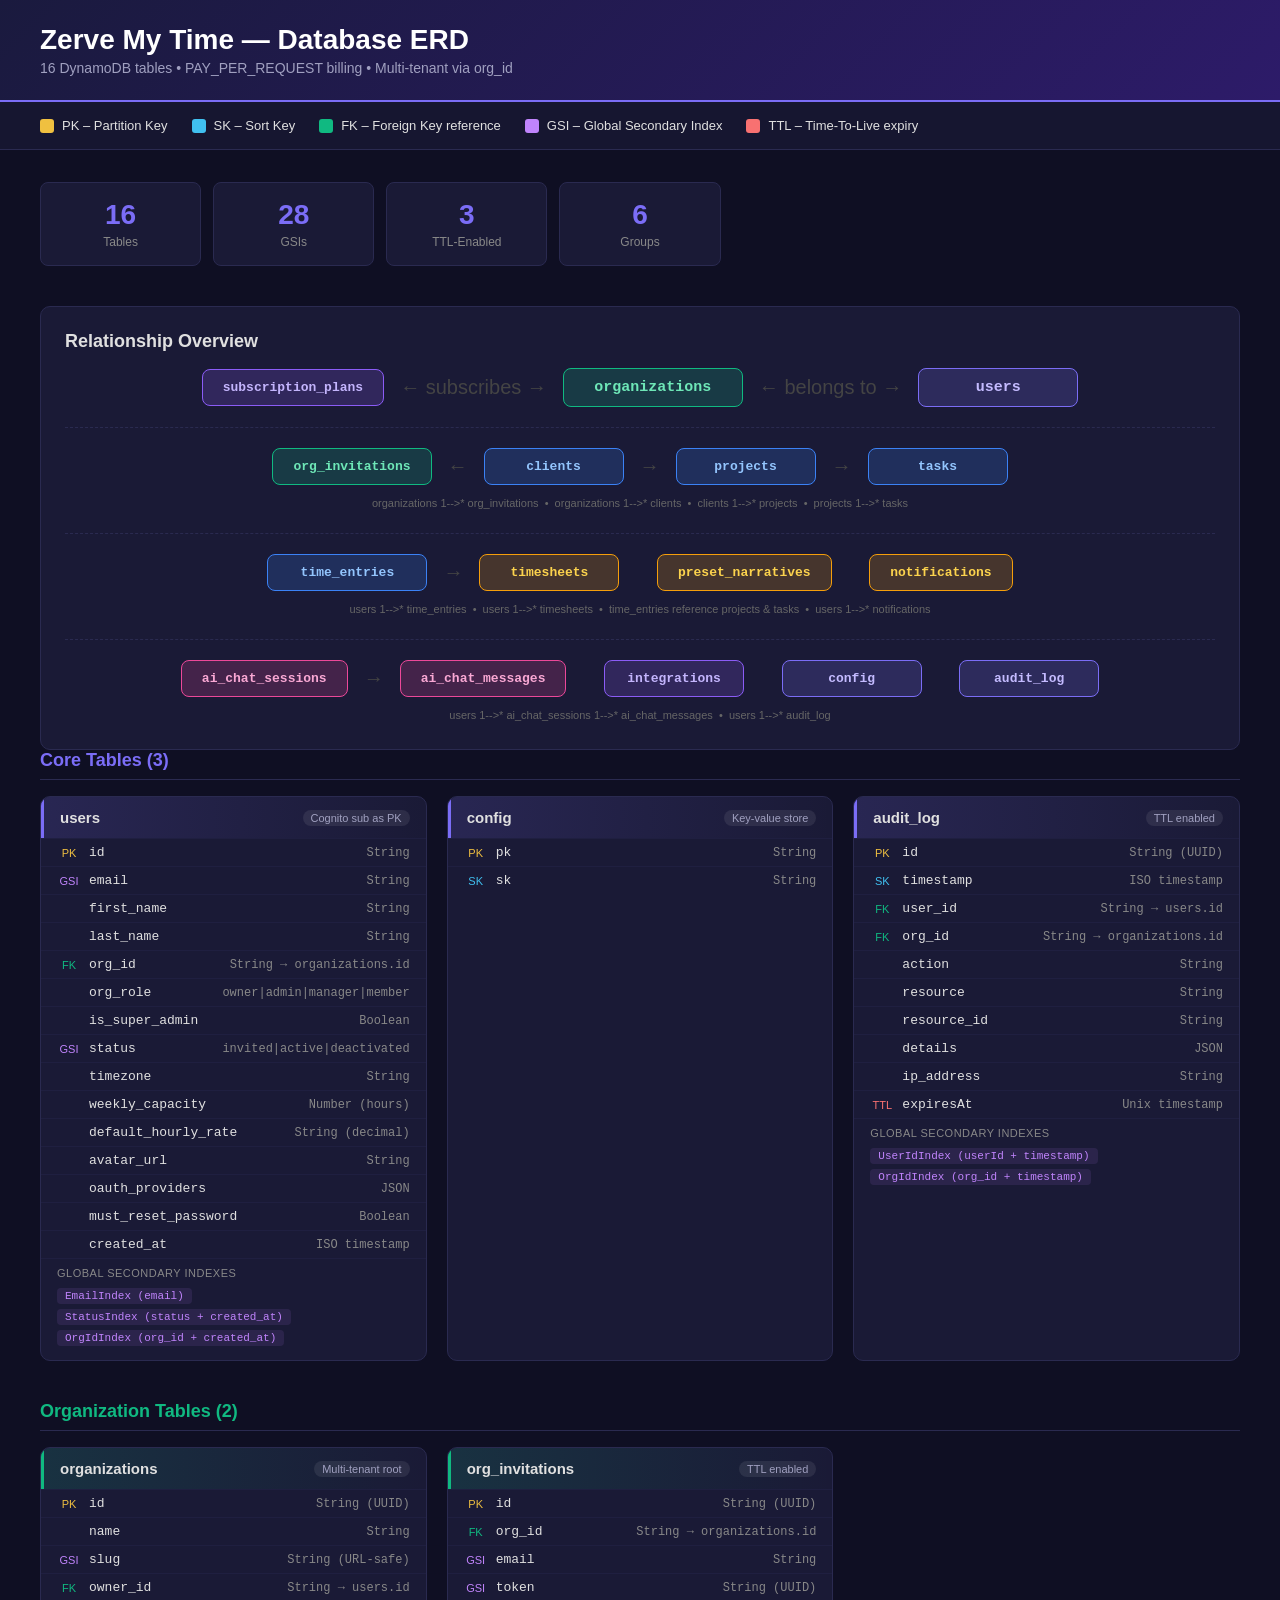
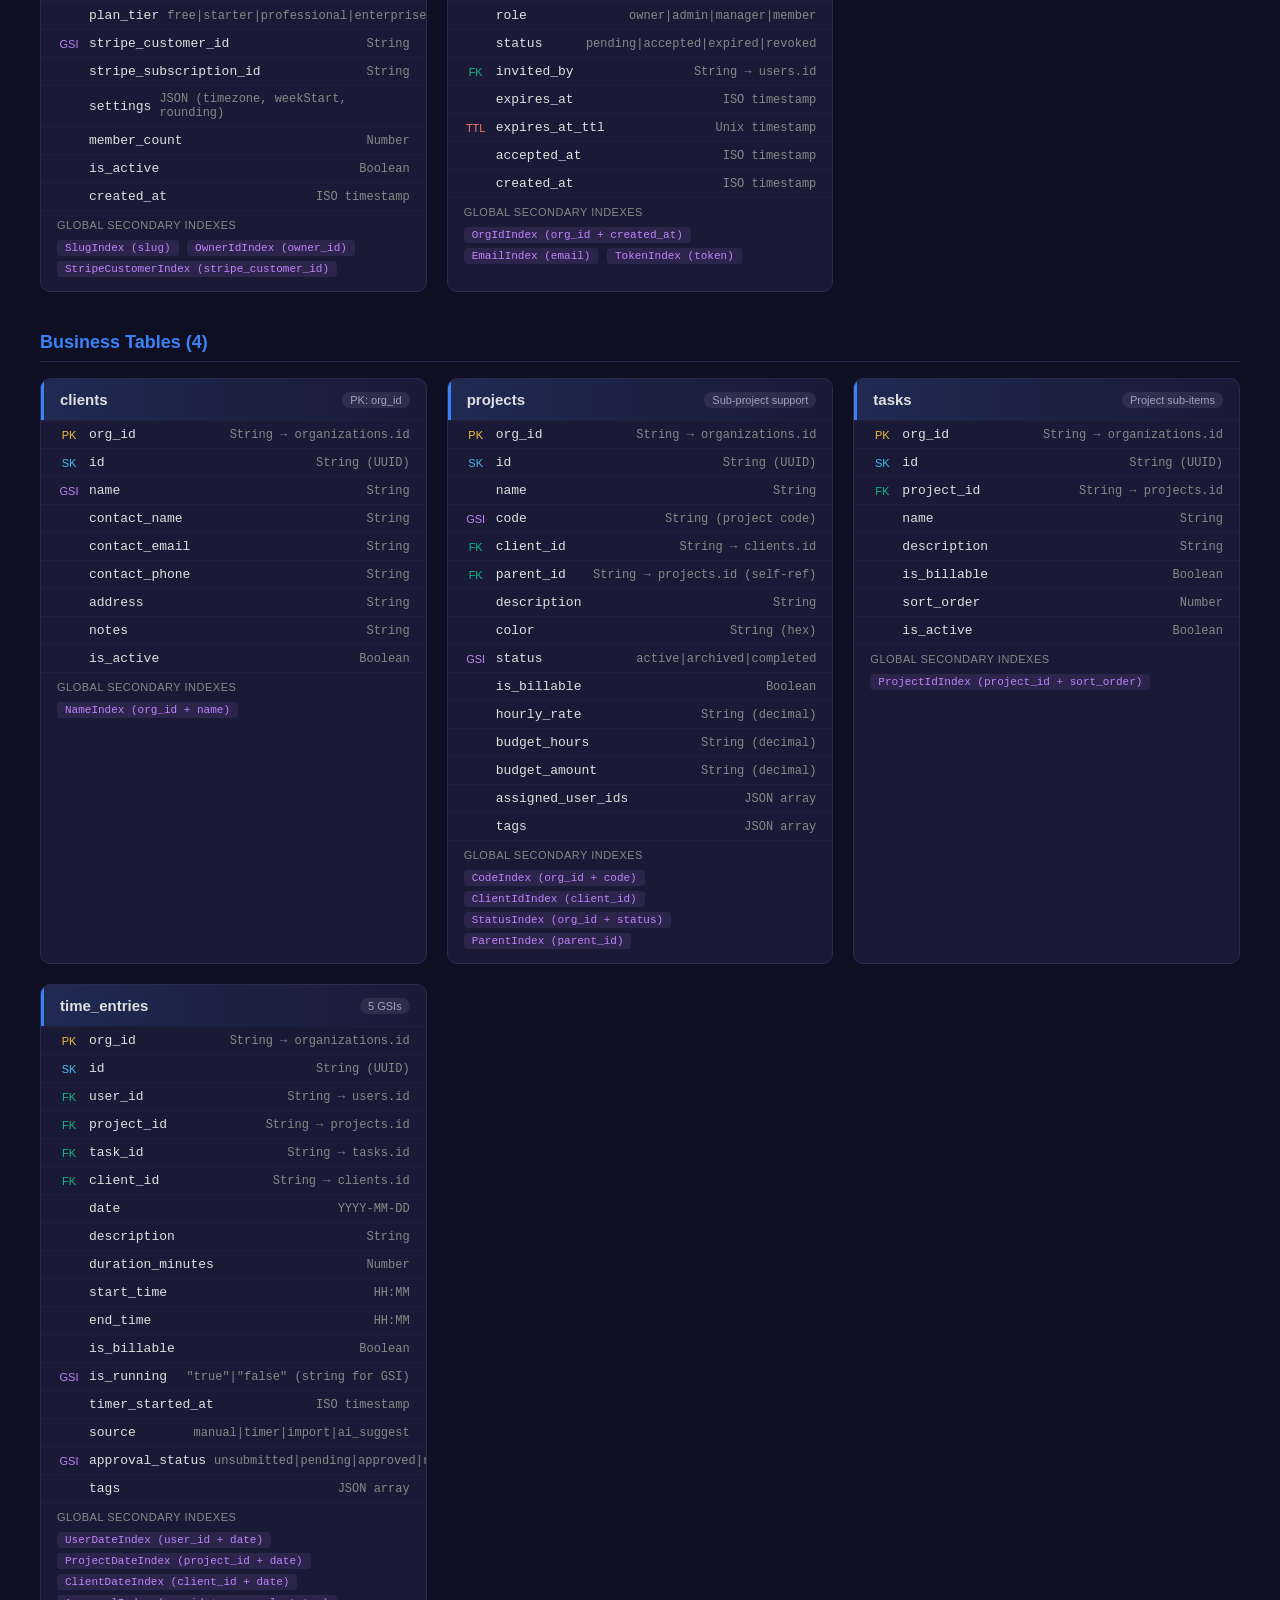
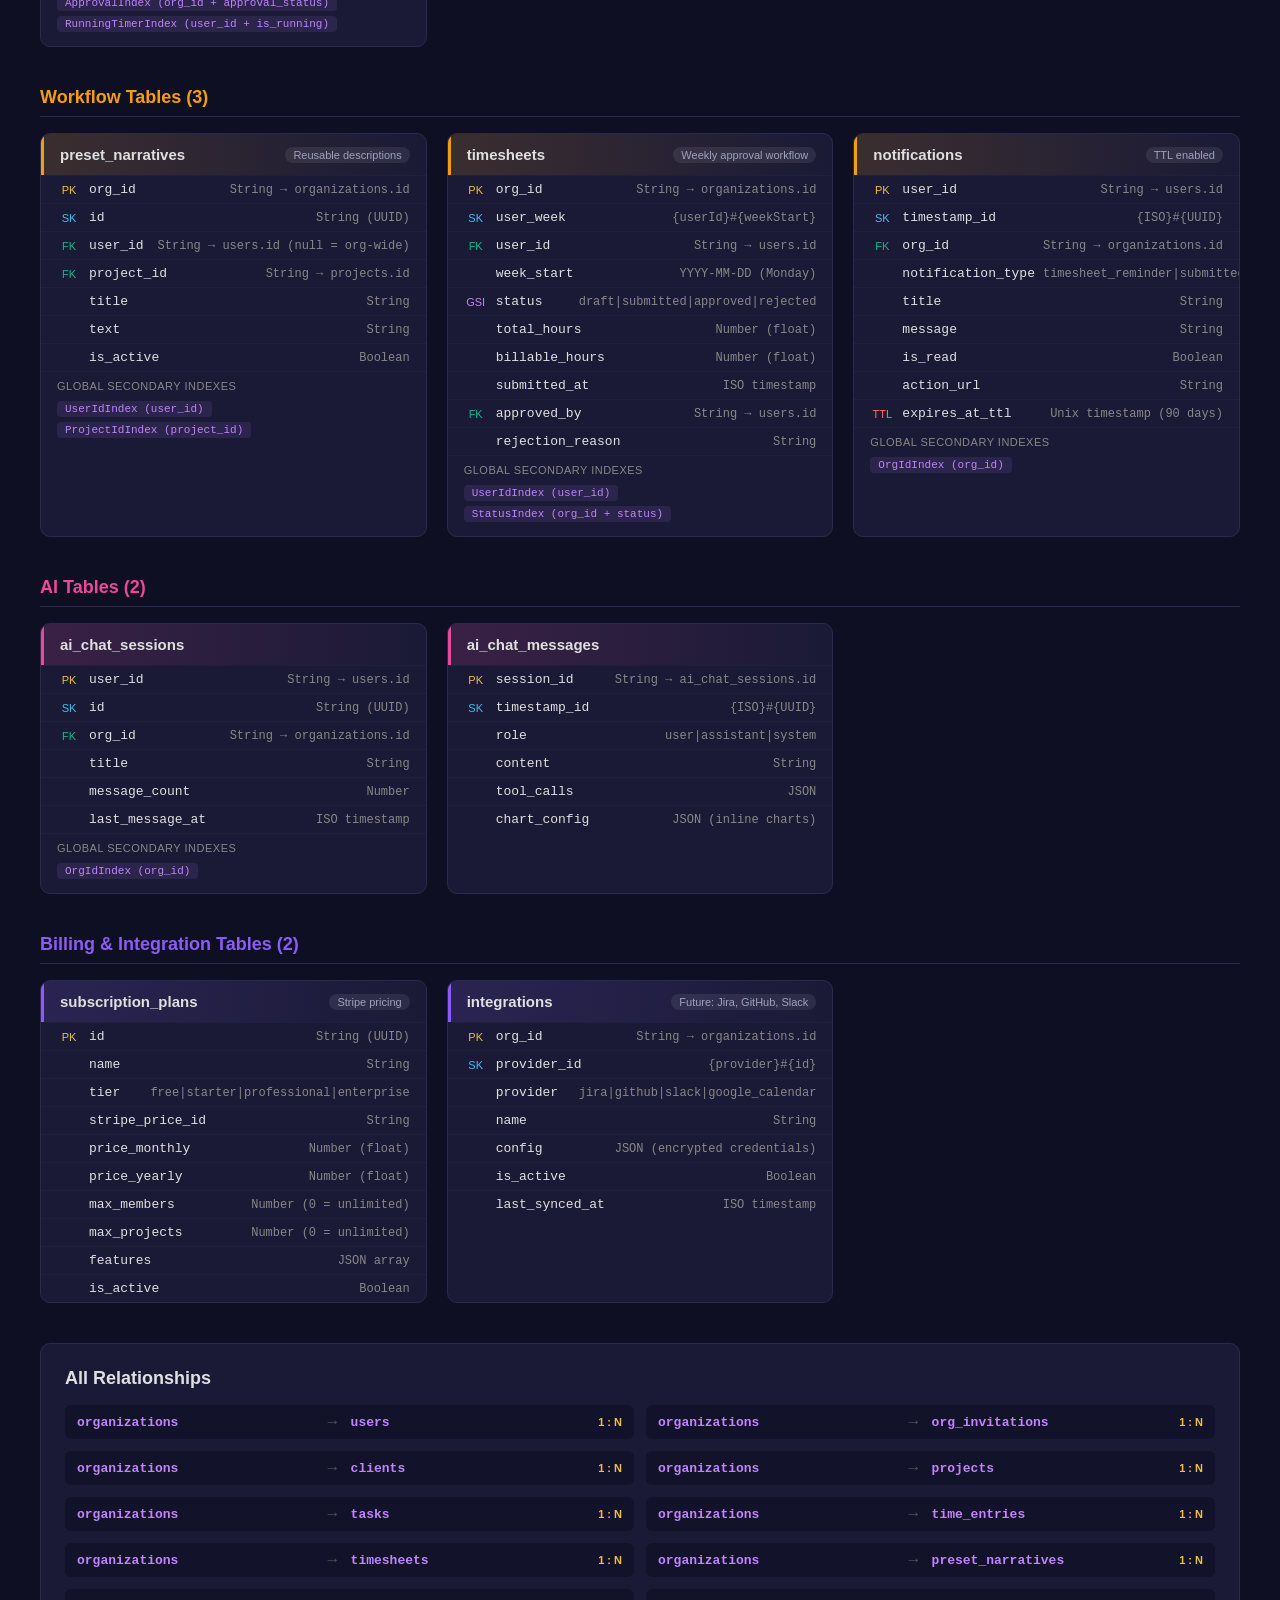
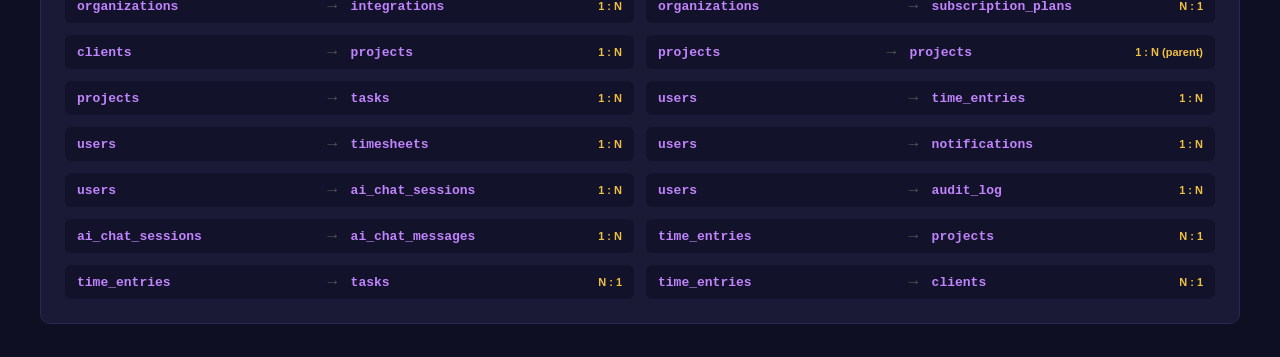
<file: docs/erd.html>
<!DOCTYPE html>
<html lang="en">
<head>
  <meta charset="UTF-8">
  <meta name="viewport" content="width=device-width, initial-scale=1.0">
  <title>Zerve My Time - Database ERD</title>
  <style>
    * { margin: 0; padding: 0; box-sizing: border-box; }
    body {
      font-family: -apple-system, BlinkMacSystemFont, 'Segoe UI', Roboto, sans-serif;
      background: #0f0f23;
      color: #e0e0e0;
      min-height: 100vh;
    }
    header {
      background: linear-gradient(135deg, #1a1a3e, #2d1b69);
      padding: 24px 40px;
      border-bottom: 2px solid #7b6df6;
    }
    header h1 { font-size: 28px; color: #fff; }
    header p { color: #a0a0c0; margin-top: 4px; font-size: 14px; }
    .legend {
      display: flex; gap: 24px; padding: 16px 40px; background: #161630;
      border-bottom: 1px solid #2a2a50; flex-wrap: wrap;
    }
    .legend-item { display: flex; align-items: center; gap: 8px; font-size: 13px; }
    .legend-dot {
      width: 14px; height: 14px; border-radius: 3px; display: inline-block;
    }
    .container { padding: 32px 40px; }

    /* Table groups */
    .group { margin-bottom: 40px; }
    .group-title {
      font-size: 18px; font-weight: 700; margin-bottom: 16px;
      padding-bottom: 8px; border-bottom: 1px solid #2a2a50;
    }
    .tables-grid {
      display: grid;
      grid-template-columns: repeat(auto-fill, minmax(340px, 1fr));
      gap: 20px;
    }

    /* Table card */
    .table-card {
      background: #1a1a36;
      border: 1px solid #2a2a50;
      border-radius: 10px;
      overflow: hidden;
      transition: border-color 0.2s;
    }
    .table-card:hover { border-color: #7b6df6; }
    .table-header {
      padding: 12px 16px;
      font-weight: 700;
      font-size: 15px;
      display: flex;
      align-items: center;
      justify-content: space-between;
    }
    .table-header .badge {
      font-size: 11px;
      padding: 2px 8px;
      border-radius: 10px;
      font-weight: 500;
      background: rgba(255,255,255,0.08);
      color: #a0a0c0;
    }
    .table-body { padding: 0; }
    .col-row {
      display: grid;
      grid-template-columns: 24px 1fr auto;
      align-items: center;
      gap: 8px;
      padding: 6px 16px;
      font-size: 13px;
      border-top: 1px solid #1f1f40;
    }
    .col-row:hover { background: rgba(123, 109, 246, 0.06); }
    .col-icon { text-align: center; font-size: 11px; }
    .col-name { font-family: 'SF Mono', 'Fira Code', monospace; }
    .col-type { color: #888; font-size: 12px; font-family: 'SF Mono', 'Fira Code', monospace; }
    .pk { color: #f0c040; }
    .sk { color: #40c0f0; }
    .fk { color: #10b981; }
    .gsi { color: #c084fc; }
    .ttl { color: #f87171; }
    .tag {
      font-size: 10px; padding: 1px 6px; border-radius: 4px;
      font-weight: 600; letter-spacing: 0.3px;
    }
    .tag-pk { background: rgba(240,192,64,0.15); color: #f0c040; }
    .tag-sk { background: rgba(64,192,240,0.15); color: #40c0f0; }
    .tag-fk { background: rgba(16,185,129,0.15); color: #10b981; }
    .tag-gsi { background: rgba(192,132,252,0.15); color: #c084fc; }
    .tag-ttl { background: rgba(248,113,113,0.15); color: #f87171; }
    .gsi-list {
      padding: 8px 16px 12px;
      border-top: 1px solid #1f1f40;
    }
    .gsi-list-title { font-size: 11px; color: #888; text-transform: uppercase; letter-spacing: 0.5px; margin-bottom: 6px; }
    .gsi-chip {
      display: inline-block; font-size: 11px; padding: 2px 8px; margin: 2px 4px 2px 0;
      border-radius: 4px; background: rgba(192,132,252,0.1); color: #c084fc;
      font-family: 'SF Mono', 'Fira Code', monospace;
    }

    /* Color coding by group */
    .group-core .table-header { background: linear-gradient(90deg, rgba(123,109,246,0.15), transparent); border-left: 3px solid #7b6df6; }
    .group-org .table-header { background: linear-gradient(90deg, rgba(16,185,129,0.15), transparent); border-left: 3px solid #10b981; }
    .group-biz .table-header { background: linear-gradient(90deg, rgba(59,130,246,0.15), transparent); border-left: 3px solid #3b82f6; }
    .group-workflow .table-header { background: linear-gradient(90deg, rgba(245,158,11,0.15), transparent); border-left: 3px solid #f59e0b; }
    .group-ai .table-header { background: linear-gradient(90deg, rgba(236,72,153,0.15), transparent); border-left: 3px solid #ec4899; }
    .group-billing .table-header { background: linear-gradient(90deg, rgba(139,92,246,0.15), transparent); border-left: 3px solid #8b5cf6; }

    /* Relationships section */
    .relationships {
      margin-top: 40px;
      background: #1a1a36;
      border: 1px solid #2a2a50;
      border-radius: 10px;
      padding: 24px;
    }
    .relationships h2 { font-size: 18px; margin-bottom: 16px; }
    .rel-grid {
      display: grid;
      grid-template-columns: repeat(auto-fill, minmax(420px, 1fr));
      gap: 12px;
    }
    .rel-item {
      display: grid;
      grid-template-columns: 1fr auto 1fr auto;
      align-items: center;
      gap: 10px;
      padding: 8px 12px;
      background: #12122a;
      border-radius: 6px;
      font-size: 13px;
    }
    .rel-table {
      font-family: 'SF Mono', 'Fira Code', monospace;
      font-weight: 600;
      color: #c084fc;
    }
    .rel-arrow { color: #555; font-size: 16px; }
    .rel-label { color: #888; font-size: 12px; font-style: italic; }
    .rel-card { color: #f0c040; font-size: 11px; font-weight: 600; }

    /* Visual diagram */
    .diagram-section {
      margin-top: 40px;
      background: #1a1a36;
      border: 1px solid #2a2a50;
      border-radius: 10px;
      padding: 24px;
      overflow-x: auto;
    }
    .diagram-section h2 { font-size: 18px; margin-bottom: 16px; }
    .visual-erd {
      display: flex;
      flex-direction: column;
      gap: 8px;
      min-width: 900px;
    }
    .erd-row {
      display: flex;
      align-items: center;
      justify-content: center;
      gap: 16px;
      position: relative;
    }
    .erd-node {
      padding: 10px 20px;
      border-radius: 8px;
      font-size: 13px;
      font-weight: 600;
      font-family: 'SF Mono', 'Fira Code', monospace;
      text-align: center;
      min-width: 140px;
      position: relative;
    }
    .erd-node.core { background: rgba(123,109,246,0.2); border: 1px solid #7b6df6; color: #c4bbff; }
    .erd-node.org { background: rgba(16,185,129,0.2); border: 1px solid #10b981; color: #6ee7b7; }
    .erd-node.biz { background: rgba(59,130,246,0.2); border: 1px solid #3b82f6; color: #93c5fd; }
    .erd-node.workflow { background: rgba(245,158,11,0.2); border: 1px solid #f59e0b; color: #fcd34d; }
    .erd-node.ai { background: rgba(236,72,153,0.2); border: 1px solid #ec4899; color: #f9a8d4; }
    .erd-node.billing { background: rgba(139,92,246,0.2); border: 1px solid #8b5cf6; color: #c4b5fd; }
    .erd-connector { color: #444; font-size: 20px; }
    .erd-label { font-size: 11px; color: #666; }
    .erd-sep { border-top: 1px dashed #2a2a50; margin: 12px 0; }

    /* Summary stats */
    .stats {
      display: grid;
      grid-template-columns: repeat(auto-fill, minmax(160px, 1fr));
      gap: 12px;
      margin-bottom: 32px;
    }
    .stat-card {
      background: #1a1a36;
      border: 1px solid #2a2a50;
      border-radius: 8px;
      padding: 16px;
      text-align: center;
    }
    .stat-num { font-size: 28px; font-weight: 700; color: #7b6df6; }
    .stat-label { font-size: 12px; color: #888; margin-top: 4px; }
  </style>
</head>
<body>
  <header>
    <h1>Zerve My Time &mdash; Database ERD</h1>
    <p>16 DynamoDB tables &bull; PAY_PER_REQUEST billing &bull; Multi-tenant via org_id</p>
  </header>

  <div class="legend">
    <div class="legend-item"><span class="legend-dot" style="background:#f0c040"></span> PK &ndash; Partition Key</div>
    <div class="legend-item"><span class="legend-dot" style="background:#40c0f0"></span> SK &ndash; Sort Key</div>
    <div class="legend-item"><span class="legend-dot" style="background:#10b981"></span> FK &ndash; Foreign Key reference</div>
    <div class="legend-item"><span class="legend-dot" style="background:#c084fc"></span> GSI &ndash; Global Secondary Index</div>
    <div class="legend-item"><span class="legend-dot" style="background:#f87171"></span> TTL &ndash; Time-To-Live expiry</div>
  </div>

  <div class="container">
    <!-- Stats -->
    <div class="stats">
      <div class="stat-card"><div class="stat-num">16</div><div class="stat-label">Tables</div></div>
      <div class="stat-card"><div class="stat-num">28</div><div class="stat-label">GSIs</div></div>
      <div class="stat-card"><div class="stat-num">3</div><div class="stat-label">TTL-Enabled</div></div>
      <div class="stat-card"><div class="stat-num">6</div><div class="stat-label">Groups</div></div>
    </div>

    <!-- Visual Relationship Diagram -->
    <div class="diagram-section">
      <h2>Relationship Overview</h2>
      <div class="visual-erd">
        <!-- Tier 1: Organization at center -->
        <div class="erd-row">
          <div class="erd-node billing">subscription_plans</div>
          <div class="erd-connector">&larr; subscribes &rarr;</div>
          <div class="erd-node org" style="min-width:180px; font-size:15px;">organizations</div>
          <div class="erd-connector">&larr; belongs to &rarr;</div>
          <div class="erd-node core" style="min-width:160px; font-size:15px;">users</div>
        </div>
        <div class="erd-sep"></div>

        <!-- Tier 2: Org sends invitations, manages clients/projects -->
        <div class="erd-row">
          <div class="erd-node org">org_invitations</div>
          <div class="erd-connector">&larr;</div>
          <div class="erd-node biz">clients</div>
          <div class="erd-connector">&rarr;</div>
          <div class="erd-node biz">projects</div>
          <div class="erd-connector">&rarr;</div>
          <div class="erd-node biz">tasks</div>
        </div>
        <div class="erd-label" style="text-align:center; padding:4px 0;">
          organizations 1--&gt;* org_invitations &nbsp;&bull;&nbsp;
          organizations 1--&gt;* clients &nbsp;&bull;&nbsp;
          clients 1--&gt;* projects &nbsp;&bull;&nbsp;
          projects 1--&gt;* tasks
        </div>
        <div class="erd-sep"></div>

        <!-- Tier 3: Time tracking + workflow -->
        <div class="erd-row">
          <div class="erd-node biz" style="min-width:160px;">time_entries</div>
          <div class="erd-connector">&rarr;</div>
          <div class="erd-node workflow">timesheets</div>
          <div class="erd-connector">&nbsp;</div>
          <div class="erd-node workflow">preset_narratives</div>
          <div class="erd-connector">&nbsp;</div>
          <div class="erd-node workflow">notifications</div>
        </div>
        <div class="erd-label" style="text-align:center; padding:4px 0;">
          users 1--&gt;* time_entries &nbsp;&bull;&nbsp;
          users 1--&gt;* timesheets &nbsp;&bull;&nbsp;
          time_entries reference projects &amp; tasks &nbsp;&bull;&nbsp;
          users 1--&gt;* notifications
        </div>
        <div class="erd-sep"></div>

        <!-- Tier 4: AI + system -->
        <div class="erd-row">
          <div class="erd-node ai">ai_chat_sessions</div>
          <div class="erd-connector">&rarr;</div>
          <div class="erd-node ai">ai_chat_messages</div>
          <div class="erd-connector">&nbsp;</div>
          <div class="erd-node billing">integrations</div>
          <div class="erd-connector">&nbsp;</div>
          <div class="erd-node core">config</div>
          <div class="erd-connector">&nbsp;</div>
          <div class="erd-node core">audit_log</div>
        </div>
        <div class="erd-label" style="text-align:center; padding:4px 0;">
          users 1--&gt;* ai_chat_sessions 1--&gt;* ai_chat_messages &nbsp;&bull;&nbsp;
          users 1--&gt;* audit_log
        </div>
      </div>
    </div>

    <!-- CORE TABLES -->
    <div class="group group-core">
      <h2 class="group-title" style="color:#7b6df6;">Core Tables (3)</h2>
      <div class="tables-grid">
        <!-- users -->
        <div class="table-card">
          <div class="table-header">users <span class="badge">Cognito sub as PK</span></div>
          <div class="table-body">
            <div class="col-row"><div class="col-icon pk">PK</div><div class="col-name">id</div><div class="col-type">String</div></div>
            <div class="col-row"><div class="col-icon gsi">GSI</div><div class="col-name">email</div><div class="col-type">String</div></div>
            <div class="col-row"><div class="col-icon"></div><div class="col-name">first_name</div><div class="col-type">String</div></div>
            <div class="col-row"><div class="col-icon"></div><div class="col-name">last_name</div><div class="col-type">String</div></div>
            <div class="col-row"><div class="col-icon fk">FK</div><div class="col-name">org_id</div><div class="col-type">String &rarr; organizations.id</div></div>
            <div class="col-row"><div class="col-icon"></div><div class="col-name">org_role</div><div class="col-type">owner|admin|manager|member</div></div>
            <div class="col-row"><div class="col-icon"></div><div class="col-name">is_super_admin</div><div class="col-type">Boolean</div></div>
            <div class="col-row"><div class="col-icon gsi">GSI</div><div class="col-name">status</div><div class="col-type">invited|active|deactivated</div></div>
            <div class="col-row"><div class="col-icon"></div><div class="col-name">timezone</div><div class="col-type">String</div></div>
            <div class="col-row"><div class="col-icon"></div><div class="col-name">weekly_capacity</div><div class="col-type">Number (hours)</div></div>
            <div class="col-row"><div class="col-icon"></div><div class="col-name">default_hourly_rate</div><div class="col-type">String (decimal)</div></div>
            <div class="col-row"><div class="col-icon"></div><div class="col-name">avatar_url</div><div class="col-type">String</div></div>
            <div class="col-row"><div class="col-icon"></div><div class="col-name">oauth_providers</div><div class="col-type">JSON</div></div>
            <div class="col-row"><div class="col-icon"></div><div class="col-name">must_reset_password</div><div class="col-type">Boolean</div></div>
            <div class="col-row"><div class="col-icon"></div><div class="col-name">created_at</div><div class="col-type">ISO timestamp</div></div>
          </div>
          <div class="gsi-list">
            <div class="gsi-list-title">Global Secondary Indexes</div>
            <span class="gsi-chip">EmailIndex (email)</span>
            <span class="gsi-chip">StatusIndex (status + created_at)</span>
            <span class="gsi-chip">OrgIdIndex (org_id + created_at)</span>
          </div>
        </div>

        <!-- config -->
        <div class="table-card">
          <div class="table-header">config <span class="badge">Key-value store</span></div>
          <div class="table-body">
            <div class="col-row"><div class="col-icon pk">PK</div><div class="col-name">pk</div><div class="col-type">String</div></div>
            <div class="col-row"><div class="col-icon sk">SK</div><div class="col-name">sk</div><div class="col-type">String</div></div>
          </div>
        </div>

        <!-- audit_log -->
        <div class="table-card">
          <div class="table-header">audit_log <span class="badge">TTL enabled</span></div>
          <div class="table-body">
            <div class="col-row"><div class="col-icon pk">PK</div><div class="col-name">id</div><div class="col-type">String (UUID)</div></div>
            <div class="col-row"><div class="col-icon sk">SK</div><div class="col-name">timestamp</div><div class="col-type">ISO timestamp</div></div>
            <div class="col-row"><div class="col-icon fk">FK</div><div class="col-name">user_id</div><div class="col-type">String &rarr; users.id</div></div>
            <div class="col-row"><div class="col-icon fk">FK</div><div class="col-name">org_id</div><div class="col-type">String &rarr; organizations.id</div></div>
            <div class="col-row"><div class="col-icon"></div><div class="col-name">action</div><div class="col-type">String</div></div>
            <div class="col-row"><div class="col-icon"></div><div class="col-name">resource</div><div class="col-type">String</div></div>
            <div class="col-row"><div class="col-icon"></div><div class="col-name">resource_id</div><div class="col-type">String</div></div>
            <div class="col-row"><div class="col-icon"></div><div class="col-name">details</div><div class="col-type">JSON</div></div>
            <div class="col-row"><div class="col-icon"></div><div class="col-name">ip_address</div><div class="col-type">String</div></div>
            <div class="col-row"><div class="col-icon ttl">TTL</div><div class="col-name">expiresAt</div><div class="col-type">Unix timestamp</div></div>
          </div>
          <div class="gsi-list">
            <div class="gsi-list-title">Global Secondary Indexes</div>
            <span class="gsi-chip">UserIdIndex (userId + timestamp)</span>
            <span class="gsi-chip">OrgIdIndex (org_id + timestamp)</span>
          </div>
        </div>
      </div>
    </div>

    <!-- ORGANIZATION TABLES -->
    <div class="group group-org">
      <h2 class="group-title" style="color:#10b981;">Organization Tables (2)</h2>
      <div class="tables-grid">
        <!-- organizations -->
        <div class="table-card">
          <div class="table-header">organizations <span class="badge">Multi-tenant root</span></div>
          <div class="table-body">
            <div class="col-row"><div class="col-icon pk">PK</div><div class="col-name">id</div><div class="col-type">String (UUID)</div></div>
            <div class="col-row"><div class="col-icon"></div><div class="col-name">name</div><div class="col-type">String</div></div>
            <div class="col-row"><div class="col-icon gsi">GSI</div><div class="col-name">slug</div><div class="col-type">String (URL-safe)</div></div>
            <div class="col-row"><div class="col-icon fk">FK</div><div class="col-name">owner_id</div><div class="col-type">String &rarr; users.id</div></div>
            <div class="col-row"><div class="col-icon"></div><div class="col-name">plan_tier</div><div class="col-type">free|starter|professional|enterprise</div></div>
            <div class="col-row"><div class="col-icon gsi">GSI</div><div class="col-name">stripe_customer_id</div><div class="col-type">String</div></div>
            <div class="col-row"><div class="col-icon"></div><div class="col-name">stripe_subscription_id</div><div class="col-type">String</div></div>
            <div class="col-row"><div class="col-icon"></div><div class="col-name">settings</div><div class="col-type">JSON (timezone, weekStart, rounding)</div></div>
            <div class="col-row"><div class="col-icon"></div><div class="col-name">member_count</div><div class="col-type">Number</div></div>
            <div class="col-row"><div class="col-icon"></div><div class="col-name">is_active</div><div class="col-type">Boolean</div></div>
            <div class="col-row"><div class="col-icon"></div><div class="col-name">created_at</div><div class="col-type">ISO timestamp</div></div>
          </div>
          <div class="gsi-list">
            <div class="gsi-list-title">Global Secondary Indexes</div>
            <span class="gsi-chip">SlugIndex (slug)</span>
            <span class="gsi-chip">OwnerIdIndex (owner_id)</span>
            <span class="gsi-chip">StripeCustomerIndex (stripe_customer_id)</span>
          </div>
        </div>

        <!-- org_invitations -->
        <div class="table-card">
          <div class="table-header">org_invitations <span class="badge">TTL enabled</span></div>
          <div class="table-body">
            <div class="col-row"><div class="col-icon pk">PK</div><div class="col-name">id</div><div class="col-type">String (UUID)</div></div>
            <div class="col-row"><div class="col-icon fk">FK</div><div class="col-name">org_id</div><div class="col-type">String &rarr; organizations.id</div></div>
            <div class="col-row"><div class="col-icon gsi">GSI</div><div class="col-name">email</div><div class="col-type">String</div></div>
            <div class="col-row"><div class="col-icon gsi">GSI</div><div class="col-name">token</div><div class="col-type">String (UUID)</div></div>
            <div class="col-row"><div class="col-icon"></div><div class="col-name">role</div><div class="col-type">owner|admin|manager|member</div></div>
            <div class="col-row"><div class="col-icon"></div><div class="col-name">status</div><div class="col-type">pending|accepted|expired|revoked</div></div>
            <div class="col-row"><div class="col-icon fk">FK</div><div class="col-name">invited_by</div><div class="col-type">String &rarr; users.id</div></div>
            <div class="col-row"><div class="col-icon"></div><div class="col-name">expires_at</div><div class="col-type">ISO timestamp</div></div>
            <div class="col-row"><div class="col-icon ttl">TTL</div><div class="col-name">expires_at_ttl</div><div class="col-type">Unix timestamp</div></div>
            <div class="col-row"><div class="col-icon"></div><div class="col-name">accepted_at</div><div class="col-type">ISO timestamp</div></div>
            <div class="col-row"><div class="col-icon"></div><div class="col-name">created_at</div><div class="col-type">ISO timestamp</div></div>
          </div>
          <div class="gsi-list">
            <div class="gsi-list-title">Global Secondary Indexes</div>
            <span class="gsi-chip">OrgIdIndex (org_id + created_at)</span>
            <span class="gsi-chip">EmailIndex (email)</span>
            <span class="gsi-chip">TokenIndex (token)</span>
          </div>
        </div>
      </div>
    </div>

    <!-- BUSINESS TABLES -->
    <div class="group group-biz">
      <h2 class="group-title" style="color:#3b82f6;">Business Tables (4)</h2>
      <div class="tables-grid">
        <!-- clients -->
        <div class="table-card">
          <div class="table-header">clients <span class="badge">PK: org_id</span></div>
          <div class="table-body">
            <div class="col-row"><div class="col-icon pk">PK</div><div class="col-name">org_id</div><div class="col-type">String &rarr; organizations.id</div></div>
            <div class="col-row"><div class="col-icon sk">SK</div><div class="col-name">id</div><div class="col-type">String (UUID)</div></div>
            <div class="col-row"><div class="col-icon gsi">GSI</div><div class="col-name">name</div><div class="col-type">String</div></div>
            <div class="col-row"><div class="col-icon"></div><div class="col-name">contact_name</div><div class="col-type">String</div></div>
            <div class="col-row"><div class="col-icon"></div><div class="col-name">contact_email</div><div class="col-type">String</div></div>
            <div class="col-row"><div class="col-icon"></div><div class="col-name">contact_phone</div><div class="col-type">String</div></div>
            <div class="col-row"><div class="col-icon"></div><div class="col-name">address</div><div class="col-type">String</div></div>
            <div class="col-row"><div class="col-icon"></div><div class="col-name">notes</div><div class="col-type">String</div></div>
            <div class="col-row"><div class="col-icon"></div><div class="col-name">is_active</div><div class="col-type">Boolean</div></div>
          </div>
          <div class="gsi-list">
            <div class="gsi-list-title">Global Secondary Indexes</div>
            <span class="gsi-chip">NameIndex (org_id + name)</span>
          </div>
        </div>

        <!-- projects -->
        <div class="table-card">
          <div class="table-header">projects <span class="badge">Sub-project support</span></div>
          <div class="table-body">
            <div class="col-row"><div class="col-icon pk">PK</div><div class="col-name">org_id</div><div class="col-type">String &rarr; organizations.id</div></div>
            <div class="col-row"><div class="col-icon sk">SK</div><div class="col-name">id</div><div class="col-type">String (UUID)</div></div>
            <div class="col-row"><div class="col-icon"></div><div class="col-name">name</div><div class="col-type">String</div></div>
            <div class="col-row"><div class="col-icon gsi">GSI</div><div class="col-name">code</div><div class="col-type">String (project code)</div></div>
            <div class="col-row"><div class="col-icon fk">FK</div><div class="col-name">client_id</div><div class="col-type">String &rarr; clients.id</div></div>
            <div class="col-row"><div class="col-icon fk">FK</div><div class="col-name">parent_id</div><div class="col-type">String &rarr; projects.id (self-ref)</div></div>
            <div class="col-row"><div class="col-icon"></div><div class="col-name">description</div><div class="col-type">String</div></div>
            <div class="col-row"><div class="col-icon"></div><div class="col-name">color</div><div class="col-type">String (hex)</div></div>
            <div class="col-row"><div class="col-icon gsi">GSI</div><div class="col-name">status</div><div class="col-type">active|archived|completed</div></div>
            <div class="col-row"><div class="col-icon"></div><div class="col-name">is_billable</div><div class="col-type">Boolean</div></div>
            <div class="col-row"><div class="col-icon"></div><div class="col-name">hourly_rate</div><div class="col-type">String (decimal)</div></div>
            <div class="col-row"><div class="col-icon"></div><div class="col-name">budget_hours</div><div class="col-type">String (decimal)</div></div>
            <div class="col-row"><div class="col-icon"></div><div class="col-name">budget_amount</div><div class="col-type">String (decimal)</div></div>
            <div class="col-row"><div class="col-icon"></div><div class="col-name">assigned_user_ids</div><div class="col-type">JSON array</div></div>
            <div class="col-row"><div class="col-icon"></div><div class="col-name">tags</div><div class="col-type">JSON array</div></div>
          </div>
          <div class="gsi-list">
            <div class="gsi-list-title">Global Secondary Indexes</div>
            <span class="gsi-chip">CodeIndex (org_id + code)</span>
            <span class="gsi-chip">ClientIdIndex (client_id)</span>
            <span class="gsi-chip">StatusIndex (org_id + status)</span>
            <span class="gsi-chip">ParentIndex (parent_id)</span>
          </div>
        </div>

        <!-- tasks -->
        <div class="table-card">
          <div class="table-header">tasks <span class="badge">Project sub-items</span></div>
          <div class="table-body">
            <div class="col-row"><div class="col-icon pk">PK</div><div class="col-name">org_id</div><div class="col-type">String &rarr; organizations.id</div></div>
            <div class="col-row"><div class="col-icon sk">SK</div><div class="col-name">id</div><div class="col-type">String (UUID)</div></div>
            <div class="col-row"><div class="col-icon fk">FK</div><div class="col-name">project_id</div><div class="col-type">String &rarr; projects.id</div></div>
            <div class="col-row"><div class="col-icon"></div><div class="col-name">name</div><div class="col-type">String</div></div>
            <div class="col-row"><div class="col-icon"></div><div class="col-name">description</div><div class="col-type">String</div></div>
            <div class="col-row"><div class="col-icon"></div><div class="col-name">is_billable</div><div class="col-type">Boolean</div></div>
            <div class="col-row"><div class="col-icon"></div><div class="col-name">sort_order</div><div class="col-type">Number</div></div>
            <div class="col-row"><div class="col-icon"></div><div class="col-name">is_active</div><div class="col-type">Boolean</div></div>
          </div>
          <div class="gsi-list">
            <div class="gsi-list-title">Global Secondary Indexes</div>
            <span class="gsi-chip">ProjectIdIndex (project_id + sort_order)</span>
          </div>
        </div>

        <!-- time_entries -->
        <div class="table-card">
          <div class="table-header">time_entries <span class="badge">5 GSIs</span></div>
          <div class="table-body">
            <div class="col-row"><div class="col-icon pk">PK</div><div class="col-name">org_id</div><div class="col-type">String &rarr; organizations.id</div></div>
            <div class="col-row"><div class="col-icon sk">SK</div><div class="col-name">id</div><div class="col-type">String (UUID)</div></div>
            <div class="col-row"><div class="col-icon fk">FK</div><div class="col-name">user_id</div><div class="col-type">String &rarr; users.id</div></div>
            <div class="col-row"><div class="col-icon fk">FK</div><div class="col-name">project_id</div><div class="col-type">String &rarr; projects.id</div></div>
            <div class="col-row"><div class="col-icon fk">FK</div><div class="col-name">task_id</div><div class="col-type">String &rarr; tasks.id</div></div>
            <div class="col-row"><div class="col-icon fk">FK</div><div class="col-name">client_id</div><div class="col-type">String &rarr; clients.id</div></div>
            <div class="col-row"><div class="col-icon"></div><div class="col-name">date</div><div class="col-type">YYYY-MM-DD</div></div>
            <div class="col-row"><div class="col-icon"></div><div class="col-name">description</div><div class="col-type">String</div></div>
            <div class="col-row"><div class="col-icon"></div><div class="col-name">duration_minutes</div><div class="col-type">Number</div></div>
            <div class="col-row"><div class="col-icon"></div><div class="col-name">start_time</div><div class="col-type">HH:MM</div></div>
            <div class="col-row"><div class="col-icon"></div><div class="col-name">end_time</div><div class="col-type">HH:MM</div></div>
            <div class="col-row"><div class="col-icon"></div><div class="col-name">is_billable</div><div class="col-type">Boolean</div></div>
            <div class="col-row"><div class="col-icon gsi">GSI</div><div class="col-name">is_running</div><div class="col-type">"true"|"false" (string for GSI)</div></div>
            <div class="col-row"><div class="col-icon"></div><div class="col-name">timer_started_at</div><div class="col-type">ISO timestamp</div></div>
            <div class="col-row"><div class="col-icon"></div><div class="col-name">source</div><div class="col-type">manual|timer|import|ai_suggest</div></div>
            <div class="col-row"><div class="col-icon gsi">GSI</div><div class="col-name">approval_status</div><div class="col-type">unsubmitted|pending|approved|rejected</div></div>
            <div class="col-row"><div class="col-icon"></div><div class="col-name">tags</div><div class="col-type">JSON array</div></div>
          </div>
          <div class="gsi-list">
            <div class="gsi-list-title">Global Secondary Indexes</div>
            <span class="gsi-chip">UserDateIndex (user_id + date)</span>
            <span class="gsi-chip">ProjectDateIndex (project_id + date)</span>
            <span class="gsi-chip">ClientDateIndex (client_id + date)</span>
            <span class="gsi-chip">ApprovalIndex (org_id + approval_status)</span>
            <span class="gsi-chip">RunningTimerIndex (user_id + is_running)</span>
          </div>
        </div>
      </div>
    </div>

    <!-- WORKFLOW TABLES -->
    <div class="group group-workflow">
      <h2 class="group-title" style="color:#f59e0b;">Workflow Tables (3)</h2>
      <div class="tables-grid">
        <!-- preset_narratives -->
        <div class="table-card">
          <div class="table-header">preset_narratives <span class="badge">Reusable descriptions</span></div>
          <div class="table-body">
            <div class="col-row"><div class="col-icon pk">PK</div><div class="col-name">org_id</div><div class="col-type">String &rarr; organizations.id</div></div>
            <div class="col-row"><div class="col-icon sk">SK</div><div class="col-name">id</div><div class="col-type">String (UUID)</div></div>
            <div class="col-row"><div class="col-icon fk">FK</div><div class="col-name">user_id</div><div class="col-type">String &rarr; users.id (null = org-wide)</div></div>
            <div class="col-row"><div class="col-icon fk">FK</div><div class="col-name">project_id</div><div class="col-type">String &rarr; projects.id</div></div>
            <div class="col-row"><div class="col-icon"></div><div class="col-name">title</div><div class="col-type">String</div></div>
            <div class="col-row"><div class="col-icon"></div><div class="col-name">text</div><div class="col-type">String</div></div>
            <div class="col-row"><div class="col-icon"></div><div class="col-name">is_active</div><div class="col-type">Boolean</div></div>
          </div>
          <div class="gsi-list">
            <div class="gsi-list-title">Global Secondary Indexes</div>
            <span class="gsi-chip">UserIdIndex (user_id)</span>
            <span class="gsi-chip">ProjectIdIndex (project_id)</span>
          </div>
        </div>

        <!-- timesheets -->
        <div class="table-card">
          <div class="table-header">timesheets <span class="badge">Weekly approval workflow</span></div>
          <div class="table-body">
            <div class="col-row"><div class="col-icon pk">PK</div><div class="col-name">org_id</div><div class="col-type">String &rarr; organizations.id</div></div>
            <div class="col-row"><div class="col-icon sk">SK</div><div class="col-name">user_week</div><div class="col-type">{userId}#{weekStart}</div></div>
            <div class="col-row"><div class="col-icon fk">FK</div><div class="col-name">user_id</div><div class="col-type">String &rarr; users.id</div></div>
            <div class="col-row"><div class="col-icon"></div><div class="col-name">week_start</div><div class="col-type">YYYY-MM-DD (Monday)</div></div>
            <div class="col-row"><div class="col-icon gsi">GSI</div><div class="col-name">status</div><div class="col-type">draft|submitted|approved|rejected</div></div>
            <div class="col-row"><div class="col-icon"></div><div class="col-name">total_hours</div><div class="col-type">Number (float)</div></div>
            <div class="col-row"><div class="col-icon"></div><div class="col-name">billable_hours</div><div class="col-type">Number (float)</div></div>
            <div class="col-row"><div class="col-icon"></div><div class="col-name">submitted_at</div><div class="col-type">ISO timestamp</div></div>
            <div class="col-row"><div class="col-icon fk">FK</div><div class="col-name">approved_by</div><div class="col-type">String &rarr; users.id</div></div>
            <div class="col-row"><div class="col-icon"></div><div class="col-name">rejection_reason</div><div class="col-type">String</div></div>
          </div>
          <div class="gsi-list">
            <div class="gsi-list-title">Global Secondary Indexes</div>
            <span class="gsi-chip">UserIdIndex (user_id)</span>
            <span class="gsi-chip">StatusIndex (org_id + status)</span>
          </div>
        </div>

        <!-- notifications -->
        <div class="table-card">
          <div class="table-header">notifications <span class="badge">TTL enabled</span></div>
          <div class="table-body">
            <div class="col-row"><div class="col-icon pk">PK</div><div class="col-name">user_id</div><div class="col-type">String &rarr; users.id</div></div>
            <div class="col-row"><div class="col-icon sk">SK</div><div class="col-name">timestamp_id</div><div class="col-type">{ISO}#{UUID}</div></div>
            <div class="col-row"><div class="col-icon fk">FK</div><div class="col-name">org_id</div><div class="col-type">String &rarr; organizations.id</div></div>
            <div class="col-row"><div class="col-icon"></div><div class="col-name">notification_type</div><div class="col-type">timesheet_reminder|submitted|approved|...</div></div>
            <div class="col-row"><div class="col-icon"></div><div class="col-name">title</div><div class="col-type">String</div></div>
            <div class="col-row"><div class="col-icon"></div><div class="col-name">message</div><div class="col-type">String</div></div>
            <div class="col-row"><div class="col-icon"></div><div class="col-name">is_read</div><div class="col-type">Boolean</div></div>
            <div class="col-row"><div class="col-icon"></div><div class="col-name">action_url</div><div class="col-type">String</div></div>
            <div class="col-row"><div class="col-icon ttl">TTL</div><div class="col-name">expires_at_ttl</div><div class="col-type">Unix timestamp (90 days)</div></div>
          </div>
          <div class="gsi-list">
            <div class="gsi-list-title">Global Secondary Indexes</div>
            <span class="gsi-chip">OrgIdIndex (org_id)</span>
          </div>
        </div>
      </div>
    </div>

    <!-- AI TABLES -->
    <div class="group group-ai">
      <h2 class="group-title" style="color:#ec4899;">AI Tables (2)</h2>
      <div class="tables-grid">
        <!-- ai_chat_sessions -->
        <div class="table-card">
          <div class="table-header">ai_chat_sessions</div>
          <div class="table-body">
            <div class="col-row"><div class="col-icon pk">PK</div><div class="col-name">user_id</div><div class="col-type">String &rarr; users.id</div></div>
            <div class="col-row"><div class="col-icon sk">SK</div><div class="col-name">id</div><div class="col-type">String (UUID)</div></div>
            <div class="col-row"><div class="col-icon fk">FK</div><div class="col-name">org_id</div><div class="col-type">String &rarr; organizations.id</div></div>
            <div class="col-row"><div class="col-icon"></div><div class="col-name">title</div><div class="col-type">String</div></div>
            <div class="col-row"><div class="col-icon"></div><div class="col-name">message_count</div><div class="col-type">Number</div></div>
            <div class="col-row"><div class="col-icon"></div><div class="col-name">last_message_at</div><div class="col-type">ISO timestamp</div></div>
          </div>
          <div class="gsi-list">
            <div class="gsi-list-title">Global Secondary Indexes</div>
            <span class="gsi-chip">OrgIdIndex (org_id)</span>
          </div>
        </div>

        <!-- ai_chat_messages -->
        <div class="table-card">
          <div class="table-header">ai_chat_messages</div>
          <div class="table-body">
            <div class="col-row"><div class="col-icon pk">PK</div><div class="col-name">session_id</div><div class="col-type">String &rarr; ai_chat_sessions.id</div></div>
            <div class="col-row"><div class="col-icon sk">SK</div><div class="col-name">timestamp_id</div><div class="col-type">{ISO}#{UUID}</div></div>
            <div class="col-row"><div class="col-icon"></div><div class="col-name">role</div><div class="col-type">user|assistant|system</div></div>
            <div class="col-row"><div class="col-icon"></div><div class="col-name">content</div><div class="col-type">String</div></div>
            <div class="col-row"><div class="col-icon"></div><div class="col-name">tool_calls</div><div class="col-type">JSON</div></div>
            <div class="col-row"><div class="col-icon"></div><div class="col-name">chart_config</div><div class="col-type">JSON (inline charts)</div></div>
          </div>
        </div>
      </div>
    </div>

    <!-- BILLING & INTEGRATION TABLES -->
    <div class="group group-billing">
      <h2 class="group-title" style="color:#8b5cf6;">Billing & Integration Tables (2)</h2>
      <div class="tables-grid">
        <!-- subscription_plans -->
        <div class="table-card">
          <div class="table-header">subscription_plans <span class="badge">Stripe pricing</span></div>
          <div class="table-body">
            <div class="col-row"><div class="col-icon pk">PK</div><div class="col-name">id</div><div class="col-type">String (UUID)</div></div>
            <div class="col-row"><div class="col-icon"></div><div class="col-name">name</div><div class="col-type">String</div></div>
            <div class="col-row"><div class="col-icon"></div><div class="col-name">tier</div><div class="col-type">free|starter|professional|enterprise</div></div>
            <div class="col-row"><div class="col-icon"></div><div class="col-name">stripe_price_id</div><div class="col-type">String</div></div>
            <div class="col-row"><div class="col-icon"></div><div class="col-name">price_monthly</div><div class="col-type">Number (float)</div></div>
            <div class="col-row"><div class="col-icon"></div><div class="col-name">price_yearly</div><div class="col-type">Number (float)</div></div>
            <div class="col-row"><div class="col-icon"></div><div class="col-name">max_members</div><div class="col-type">Number (0 = unlimited)</div></div>
            <div class="col-row"><div class="col-icon"></div><div class="col-name">max_projects</div><div class="col-type">Number (0 = unlimited)</div></div>
            <div class="col-row"><div class="col-icon"></div><div class="col-name">features</div><div class="col-type">JSON array</div></div>
            <div class="col-row"><div class="col-icon"></div><div class="col-name">is_active</div><div class="col-type">Boolean</div></div>
          </div>
        </div>

        <!-- integrations -->
        <div class="table-card">
          <div class="table-header">integrations <span class="badge">Future: Jira, GitHub, Slack</span></div>
          <div class="table-body">
            <div class="col-row"><div class="col-icon pk">PK</div><div class="col-name">org_id</div><div class="col-type">String &rarr; organizations.id</div></div>
            <div class="col-row"><div class="col-icon sk">SK</div><div class="col-name">provider_id</div><div class="col-type">{provider}#{id}</div></div>
            <div class="col-row"><div class="col-icon"></div><div class="col-name">provider</div><div class="col-type">jira|github|slack|google_calendar</div></div>
            <div class="col-row"><div class="col-icon"></div><div class="col-name">name</div><div class="col-type">String</div></div>
            <div class="col-row"><div class="col-icon"></div><div class="col-name">config</div><div class="col-type">JSON (encrypted credentials)</div></div>
            <div class="col-row"><div class="col-icon"></div><div class="col-name">is_active</div><div class="col-type">Boolean</div></div>
            <div class="col-row"><div class="col-icon"></div><div class="col-name">last_synced_at</div><div class="col-type">ISO timestamp</div></div>
          </div>
        </div>
      </div>
    </div>

    <!-- RELATIONSHIPS -->
    <div class="relationships">
      <h2>All Relationships</h2>
      <div class="rel-grid">
        <div class="rel-item">
          <span class="rel-table">organizations</span>
          <span class="rel-arrow">&rarr;</span>
          <span class="rel-table">users</span>
          <span class="rel-card">1 : N</span>
        </div>
        <div class="rel-item">
          <span class="rel-table">organizations</span>
          <span class="rel-arrow">&rarr;</span>
          <span class="rel-table">org_invitations</span>
          <span class="rel-card">1 : N</span>
        </div>
        <div class="rel-item">
          <span class="rel-table">organizations</span>
          <span class="rel-arrow">&rarr;</span>
          <span class="rel-table">clients</span>
          <span class="rel-card">1 : N</span>
        </div>
        <div class="rel-item">
          <span class="rel-table">organizations</span>
          <span class="rel-arrow">&rarr;</span>
          <span class="rel-table">projects</span>
          <span class="rel-card">1 : N</span>
        </div>
        <div class="rel-item">
          <span class="rel-table">organizations</span>
          <span class="rel-arrow">&rarr;</span>
          <span class="rel-table">tasks</span>
          <span class="rel-card">1 : N</span>
        </div>
        <div class="rel-item">
          <span class="rel-table">organizations</span>
          <span class="rel-arrow">&rarr;</span>
          <span class="rel-table">time_entries</span>
          <span class="rel-card">1 : N</span>
        </div>
        <div class="rel-item">
          <span class="rel-table">organizations</span>
          <span class="rel-arrow">&rarr;</span>
          <span class="rel-table">timesheets</span>
          <span class="rel-card">1 : N</span>
        </div>
        <div class="rel-item">
          <span class="rel-table">organizations</span>
          <span class="rel-arrow">&rarr;</span>
          <span class="rel-table">preset_narratives</span>
          <span class="rel-card">1 : N</span>
        </div>
        <div class="rel-item">
          <span class="rel-table">organizations</span>
          <span class="rel-arrow">&rarr;</span>
          <span class="rel-table">integrations</span>
          <span class="rel-card">1 : N</span>
        </div>
        <div class="rel-item">
          <span class="rel-table">organizations</span>
          <span class="rel-arrow">&rarr;</span>
          <span class="rel-table">subscription_plans</span>
          <span class="rel-card">N : 1</span>
        </div>
        <div class="rel-item">
          <span class="rel-table">clients</span>
          <span class="rel-arrow">&rarr;</span>
          <span class="rel-table">projects</span>
          <span class="rel-card">1 : N</span>
        </div>
        <div class="rel-item">
          <span class="rel-table">projects</span>
          <span class="rel-arrow">&rarr;</span>
          <span class="rel-table">projects</span>
          <span class="rel-card">1 : N (parent)</span>
        </div>
        <div class="rel-item">
          <span class="rel-table">projects</span>
          <span class="rel-arrow">&rarr;</span>
          <span class="rel-table">tasks</span>
          <span class="rel-card">1 : N</span>
        </div>
        <div class="rel-item">
          <span class="rel-table">users</span>
          <span class="rel-arrow">&rarr;</span>
          <span class="rel-table">time_entries</span>
          <span class="rel-card">1 : N</span>
        </div>
        <div class="rel-item">
          <span class="rel-table">users</span>
          <span class="rel-arrow">&rarr;</span>
          <span class="rel-table">timesheets</span>
          <span class="rel-card">1 : N</span>
        </div>
        <div class="rel-item">
          <span class="rel-table">users</span>
          <span class="rel-arrow">&rarr;</span>
          <span class="rel-table">notifications</span>
          <span class="rel-card">1 : N</span>
        </div>
        <div class="rel-item">
          <span class="rel-table">users</span>
          <span class="rel-arrow">&rarr;</span>
          <span class="rel-table">ai_chat_sessions</span>
          <span class="rel-card">1 : N</span>
        </div>
        <div class="rel-item">
          <span class="rel-table">users</span>
          <span class="rel-arrow">&rarr;</span>
          <span class="rel-table">audit_log</span>
          <span class="rel-card">1 : N</span>
        </div>
        <div class="rel-item">
          <span class="rel-table">ai_chat_sessions</span>
          <span class="rel-arrow">&rarr;</span>
          <span class="rel-table">ai_chat_messages</span>
          <span class="rel-card">1 : N</span>
        </div>
        <div class="rel-item">
          <span class="rel-table">time_entries</span>
          <span class="rel-arrow">&rarr;</span>
          <span class="rel-table">projects</span>
          <span class="rel-card">N : 1</span>
        </div>
        <div class="rel-item">
          <span class="rel-table">time_entries</span>
          <span class="rel-arrow">&rarr;</span>
          <span class="rel-table">tasks</span>
          <span class="rel-card">N : 1</span>
        </div>
        <div class="rel-item">
          <span class="rel-table">time_entries</span>
          <span class="rel-arrow">&rarr;</span>
          <span class="rel-table">clients</span>
          <span class="rel-card">N : 1</span>
        </div>
      </div>
    </div>

  </div>
</body>
</html>
</file>
